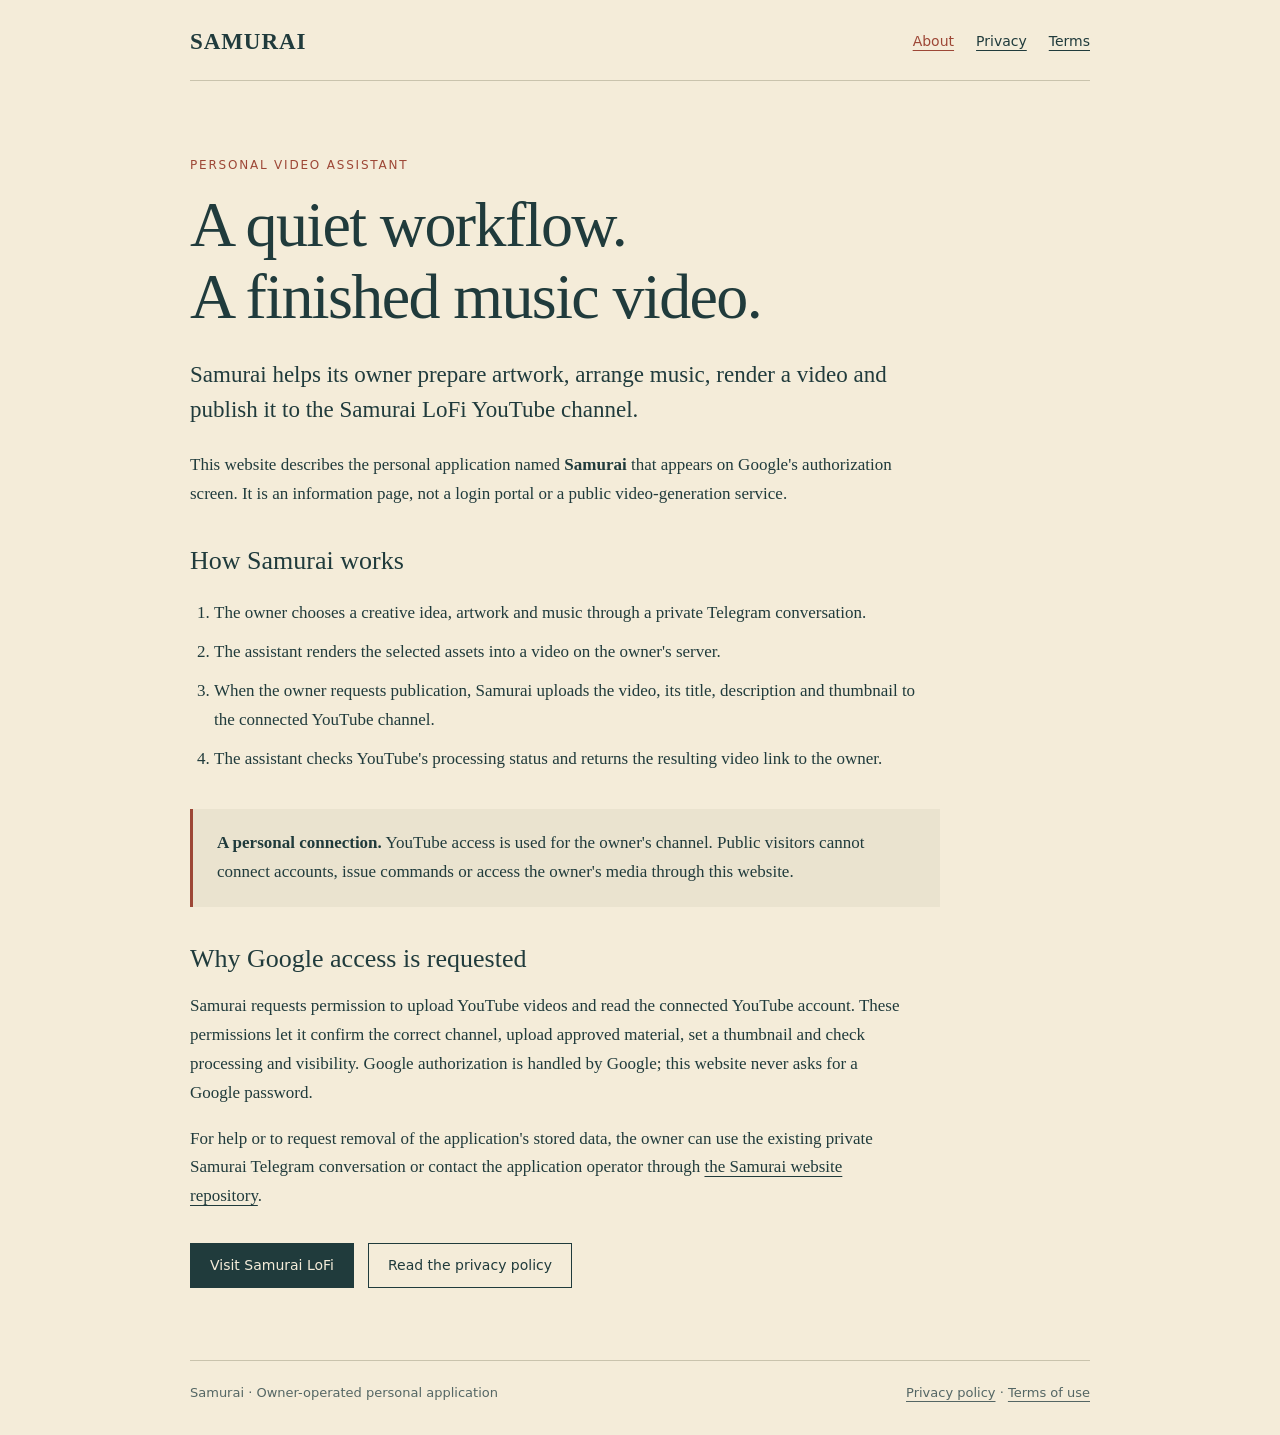
<file: index.html>
<!doctype html>
<html lang="en"><head><meta charset="utf-8"><meta name="viewport" content="width=device-width,initial-scale=1"><meta name="description" content="Samurai is a personal assistant for preparing and publishing music videos to its owner's Samurai LoFi YouTube channel."><title>Samurai · Personal video assistant</title><link rel="stylesheet" href="style.css"><link rel="icon" href="favicon.svg" type="image/svg+xml"></head><body>
<header><a class="brand" href="./">SAMURAI</a><nav aria-label="Main navigation"><a href="./" aria-current="page">About</a><a href="privacy.html">Privacy</a><a href="terms.html">Terms</a></nav></header>
<main><p class="eyebrow">Personal video assistant</p><h1>A quiet workflow.<br>A finished music video.</h1><p class="lead">Samurai helps its owner prepare artwork, arrange music, render a video and publish it to the Samurai LoFi YouTube channel.</p>
<p>This website describes the personal application named <strong>Samurai</strong> that appears on Google's authorization screen. It is an information page, not a login portal or a public video-generation service.</p>
<h2>How Samurai works</h2><ol class="steps"><li>The owner chooses a creative idea, artwork and music through a private Telegram conversation.</li><li>The assistant renders the selected assets into a video on the owner's server.</li><li>When the owner requests publication, Samurai uploads the video, its title, description and thumbnail to the connected YouTube channel.</li><li>The assistant checks YouTube's processing status and returns the resulting video link to the owner.</li></ol>
<div class="note"><strong>A personal connection.</strong> YouTube access is used for the owner's channel. Public visitors cannot connect accounts, issue commands or access the owner's media through this website.</div>
<h2>Why Google access is requested</h2><p>Samurai requests permission to upload YouTube videos and read the connected YouTube account. These permissions let it confirm the correct channel, upload approved material, set a thumbnail and check processing and visibility. Google authorization is handled by Google; this website never asks for a Google password.</p>
<p>For help or to request removal of the application's stored data, the owner can use the existing private Samurai Telegram conversation or contact the application operator through <a href="https://github.com/bezuhovaanastasia-cell/bezuhovaanastasia-cell.github.io/issues">the Samurai website repository</a>.</p>
<div class="links"><a class="button primary" href="https://www.youtube.com/channel/UC3Qo1V28B3AqOiIx5s37psg">Visit Samurai LoFi</a><a class="button" href="privacy.html">Read the privacy policy</a></div></main>
<footer><span>Samurai · Owner-operated personal application</span><span><a href="privacy.html">Privacy policy</a> · <a href="terms.html">Terms of use</a></span></footer></body></html>
</file>
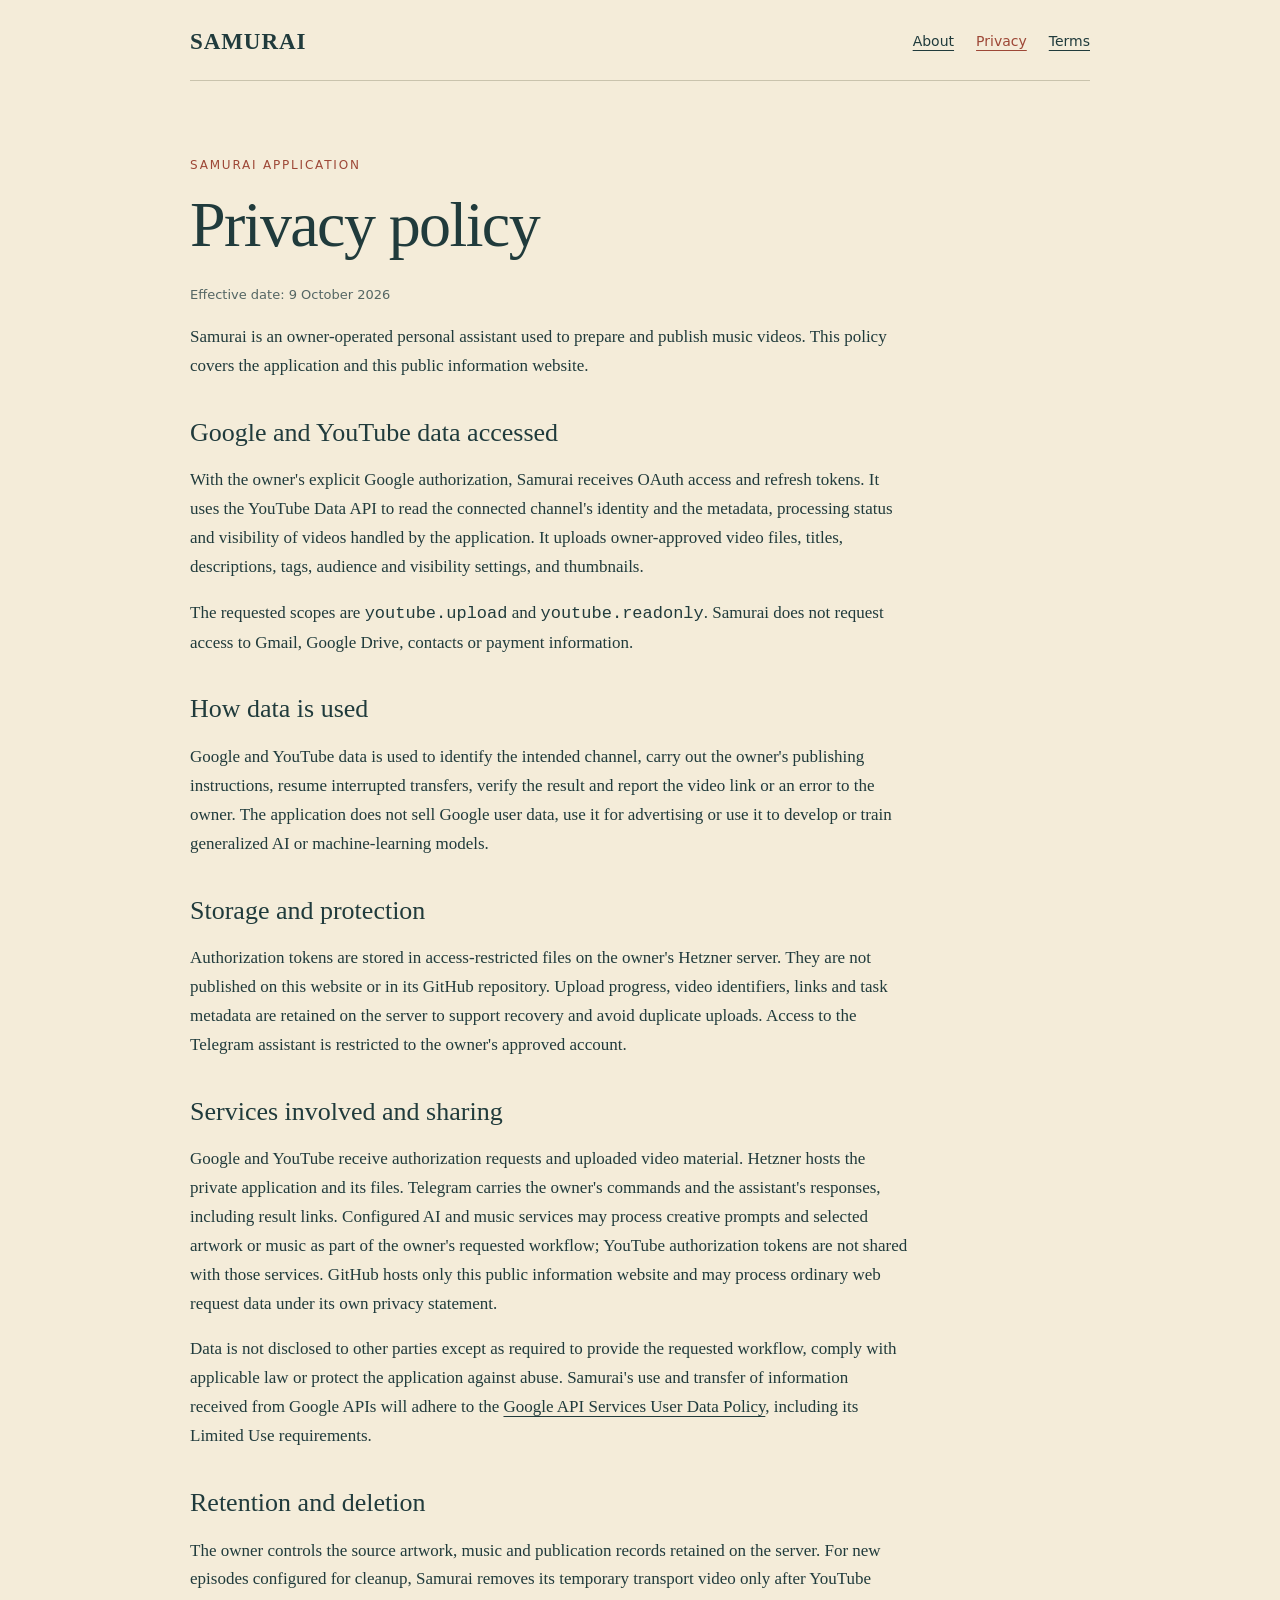
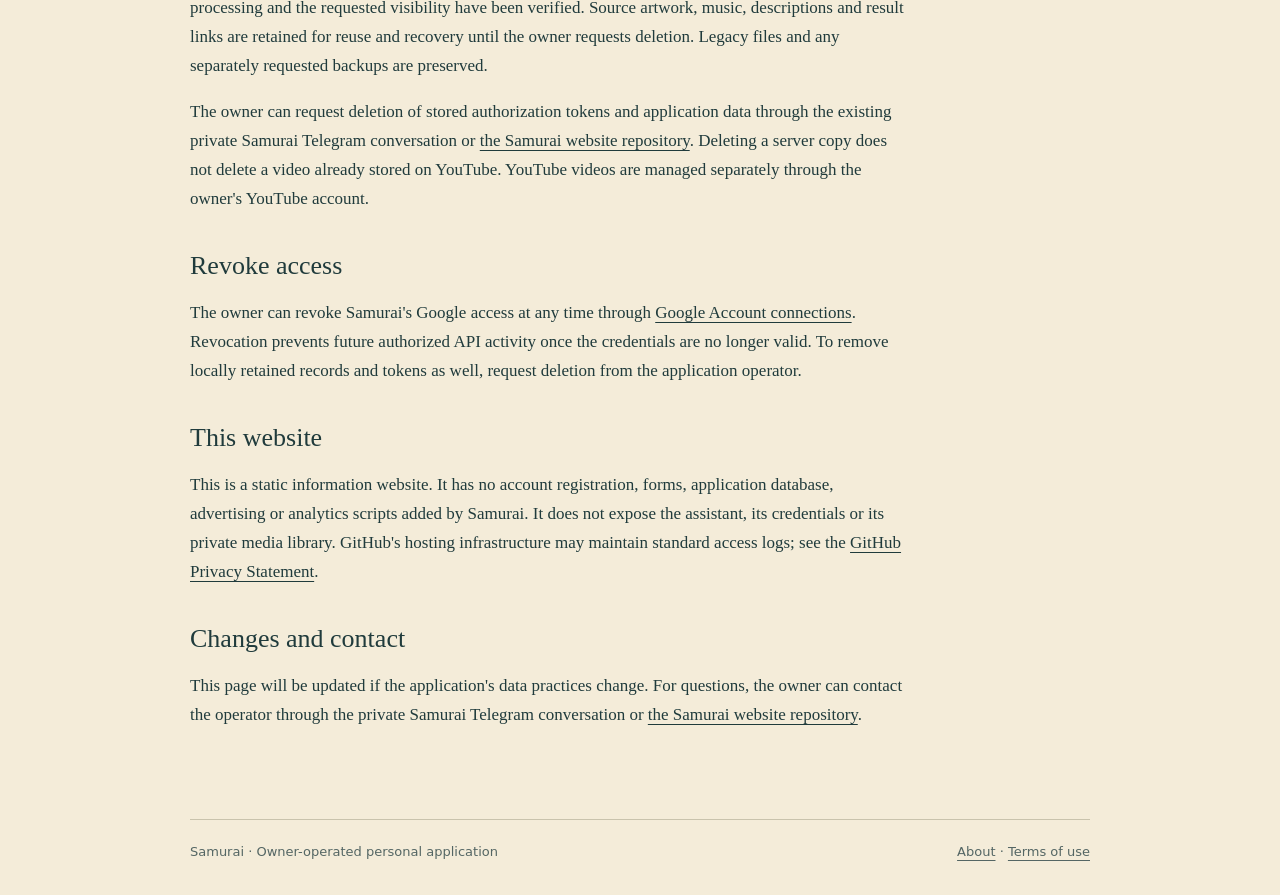
<file: privacy.html>
<!doctype html>
<html lang="en"><head><meta charset="utf-8"><meta name="viewport" content="width=device-width,initial-scale=1"><meta name="description" content="How the personal Samurai video assistant accesses, uses and retains YouTube account data."><title>Privacy policy · Samurai</title><link rel="stylesheet" href="style.css"><link rel="icon" href="favicon.svg" type="image/svg+xml"></head><body>
<header><a class="brand" href="./">SAMURAI</a><nav aria-label="Main navigation"><a href="./">About</a><a href="privacy.html" aria-current="page">Privacy</a><a href="terms.html">Terms</a></nav></header>
<main><p class="eyebrow">Samurai application</p><h1>Privacy policy</h1><p class="updated">Effective date: 9 October 2026</p><p>Samurai is an owner-operated personal assistant used to prepare and publish music videos. This policy covers the application and this public information website.</p>
<h2>Google and YouTube data accessed</h2><p>With the owner's explicit Google authorization, Samurai receives OAuth access and refresh tokens. It uses the YouTube Data API to read the connected channel's identity and the metadata, processing status and visibility of videos handled by the application. It uploads owner-approved video files, titles, descriptions, tags, audience and visibility settings, and thumbnails.</p><p>The requested scopes are <code>youtube.upload</code> and <code>youtube.readonly</code>. Samurai does not request access to Gmail, Google Drive, contacts or payment information.</p>
<h2>How data is used</h2><p>Google and YouTube data is used to identify the intended channel, carry out the owner's publishing instructions, resume interrupted transfers, verify the result and report the video link or an error to the owner. The application does not sell Google user data, use it for advertising or use it to develop or train generalized AI or machine-learning models.</p>
<h2>Storage and protection</h2><p>Authorization tokens are stored in access-restricted files on the owner's Hetzner server. They are not published on this website or in its GitHub repository. Upload progress, video identifiers, links and task metadata are retained on the server to support recovery and avoid duplicate uploads. Access to the Telegram assistant is restricted to the owner's approved account.</p>
<h2>Services involved and sharing</h2><p>Google and YouTube receive authorization requests and uploaded video material. Hetzner hosts the private application and its files. Telegram carries the owner's commands and the assistant's responses, including result links. Configured AI and music services may process creative prompts and selected artwork or music as part of the owner's requested workflow; YouTube authorization tokens are not shared with those services. GitHub hosts only this public information website and may process ordinary web request data under its own privacy statement.</p><p>Data is not disclosed to other parties except as required to provide the requested workflow, comply with applicable law or protect the application against abuse. Samurai's use and transfer of information received from Google APIs will adhere to the <a href="https://developers.google.com/terms/api-services-user-data-policy">Google API Services User Data Policy</a>, including its Limited Use requirements.</p>
<h2>Retention and deletion</h2><p>The owner controls the source artwork, music and publication records retained on the server. For new episodes configured for cleanup, Samurai removes its temporary transport video only after YouTube processing and the requested visibility have been verified. Source artwork, music, descriptions and result links are retained for reuse and recovery until the owner requests deletion. Legacy files and any separately requested backups are preserved.</p><p>The owner can request deletion of stored authorization tokens and application data through the existing private Samurai Telegram conversation or <a href="https://github.com/bezuhovaanastasia-cell/bezuhovaanastasia-cell.github.io/issues">the Samurai website repository</a>. Deleting a server copy does not delete a video already stored on YouTube. YouTube videos are managed separately through the owner's YouTube account.</p>
<h2>Revoke access</h2><p>The owner can revoke Samurai's Google access at any time through <a href="https://myaccount.google.com/connections">Google Account connections</a>. Revocation prevents future authorized API activity once the credentials are no longer valid. To remove locally retained records and tokens as well, request deletion from the application operator.</p>
<h2>This website</h2><p>This is a static information website. It has no account registration, forms, application database, advertising or analytics scripts added by Samurai. It does not expose the assistant, its credentials or its private media library. GitHub's hosting infrastructure may maintain standard access logs; see the <a href="https://docs.github.com/en/site-policy/privacy-policies/github-general-privacy-statement">GitHub Privacy Statement</a>.</p>
<h2>Changes and contact</h2><p>This page will be updated if the application's data practices change. For questions, the owner can contact the operator through the private Samurai Telegram conversation or <a href="https://github.com/bezuhovaanastasia-cell/bezuhovaanastasia-cell.github.io/issues">the Samurai website repository</a>.</p></main>
<footer><span>Samurai · Owner-operated personal application</span><span><a href="./">About</a> · <a href="terms.html">Terms of use</a></span></footer></body></html>
</file>
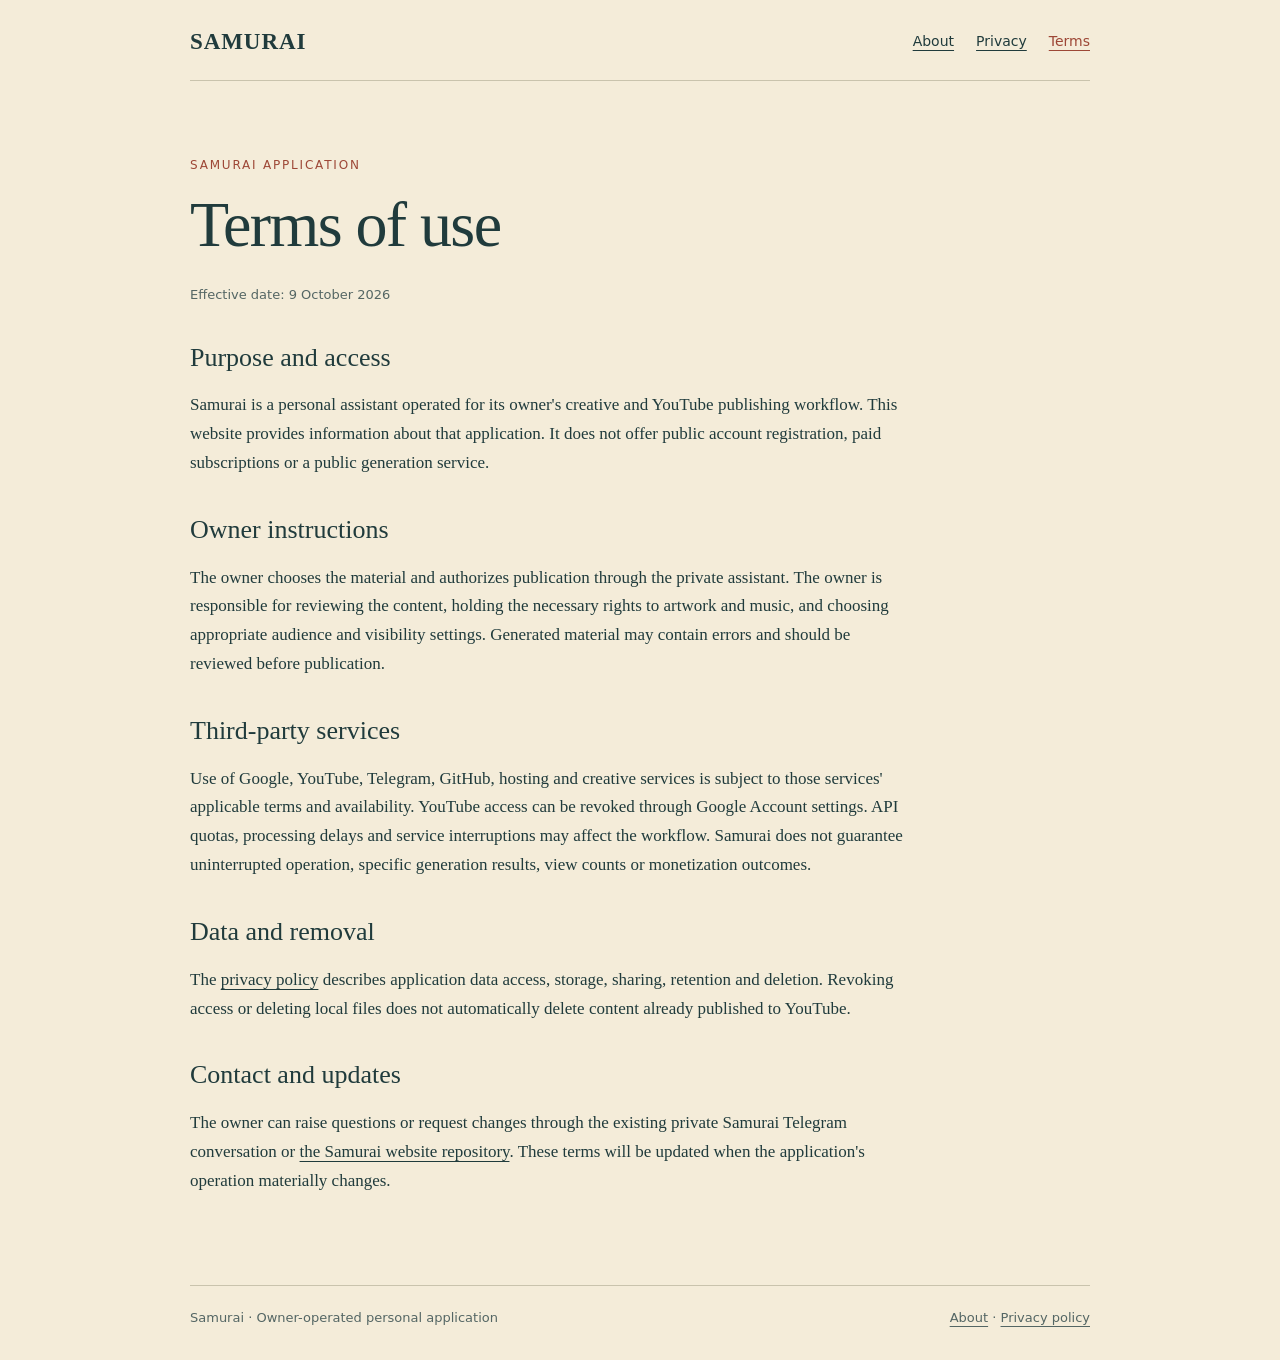
<file: terms.html>
<!doctype html>
<html lang="en"><head><meta charset="utf-8"><meta name="viewport" content="width=device-width,initial-scale=1"><meta name="description" content="Terms of use for the personal Samurai video assistant and its information website."><title>Terms of use · Samurai</title><link rel="stylesheet" href="style.css"><link rel="icon" href="favicon.svg" type="image/svg+xml"></head><body>
<header><a class="brand" href="./">SAMURAI</a><nav aria-label="Main navigation"><a href="./">About</a><a href="privacy.html">Privacy</a><a href="terms.html" aria-current="page">Terms</a></nav></header>
<main><p class="eyebrow">Samurai application</p><h1>Terms of use</h1><p class="updated">Effective date: 9 October 2026</p><h2>Purpose and access</h2><p>Samurai is a personal assistant operated for its owner's creative and YouTube publishing workflow. This website provides information about that application. It does not offer public account registration, paid subscriptions or a public generation service.</p>
<h2>Owner instructions</h2><p>The owner chooses the material and authorizes publication through the private assistant. The owner is responsible for reviewing the content, holding the necessary rights to artwork and music, and choosing appropriate audience and visibility settings. Generated material may contain errors and should be reviewed before publication.</p>
<h2>Third-party services</h2><p>Use of Google, YouTube, Telegram, GitHub, hosting and creative services is subject to those services' applicable terms and availability. YouTube access can be revoked through Google Account settings. API quotas, processing delays and service interruptions may affect the workflow. Samurai does not guarantee uninterrupted operation, specific generation results, view counts or monetization outcomes.</p>
<h2>Data and removal</h2><p>The <a href="privacy.html">privacy policy</a> describes application data access, storage, sharing, retention and deletion. Revoking access or deleting local files does not automatically delete content already published to YouTube.</p>
<h2>Contact and updates</h2><p>The owner can raise questions or request changes through the existing private Samurai Telegram conversation or <a href="https://github.com/bezuhovaanastasia-cell/bezuhovaanastasia-cell.github.io/issues">the Samurai website repository</a>. These terms will be updated when the application's operation materially changes.</p></main>
<footer><span>Samurai · Owner-operated personal application</span><span><a href="./">About</a> · <a href="privacy.html">Privacy policy</a></span></footer></body></html>
</file>
<file: style.css>
:root{color-scheme:light;--paper:#f4ecd9;--ink:#203b3c;--muted:#546664;--line:#c9c3ad;--red:#9d4736}*{box-sizing:border-box}body{margin:0;background:var(--paper);color:var(--ink);font:17px/1.7 Georgia,'Times New Roman',serif}a{color:inherit;text-underline-offset:4px}a:hover{color:var(--red)}header,main,footer{width:min(100% - 40px,900px);margin:auto}header{padding:28px 0 24px;display:flex;justify-content:space-between;gap:20px;align-items:center;border-bottom:1px solid var(--line)}.brand{font:700 23px/1.2 Georgia,serif;letter-spacing:.04em;text-decoration:none}nav{display:flex;gap:22px;font:14px/1.5 system-ui,sans-serif}nav a[aria-current=page]{color:var(--red)}main{padding:64px 0 72px;min-height:65vh}.eyebrow{font:12px/1.4 system-ui,sans-serif;letter-spacing:.15em;text-transform:uppercase;color:var(--red)}h1{font-size:clamp(38px,6vw,64px);font-weight:400;line-height:1.12;letter-spacing:-.025em;margin:16px 0 24px}h2{font-size:26px;line-height:1.25;font-weight:400;margin:36px 0 14px}p,li{max-width:720px}.lead{font-size:23px;line-height:1.55;max-width:710px}.note{padding:20px 24px;border-left:3px solid var(--red);background:#eae3cf;margin:30px 0;max-width:750px}.steps{padding-left:24px}.steps li{padding:5px 0}.links{display:flex;flex-wrap:wrap;gap:14px;margin-top:32px}.button{padding:10px 19px;border:1px solid var(--ink);text-decoration:none;font:14px/1.6 system-ui,sans-serif}.button.primary{background:var(--ink);color:var(--paper)}footer{border-top:1px solid var(--line);padding:22px 0 32px;color:var(--muted);font:13px/1.6 system-ui,sans-serif;display:flex;justify-content:space-between;gap:20px}.updated{font:13px/1.6 system-ui,sans-serif;color:var(--muted)}@media(max-width:560px){header{align-items:flex-start;flex-direction:column;gap:14px}nav{gap:18px}main{padding:40px 0 48px}.lead{font-size:20px}footer{flex-direction:column;gap:8px}}
</file>
